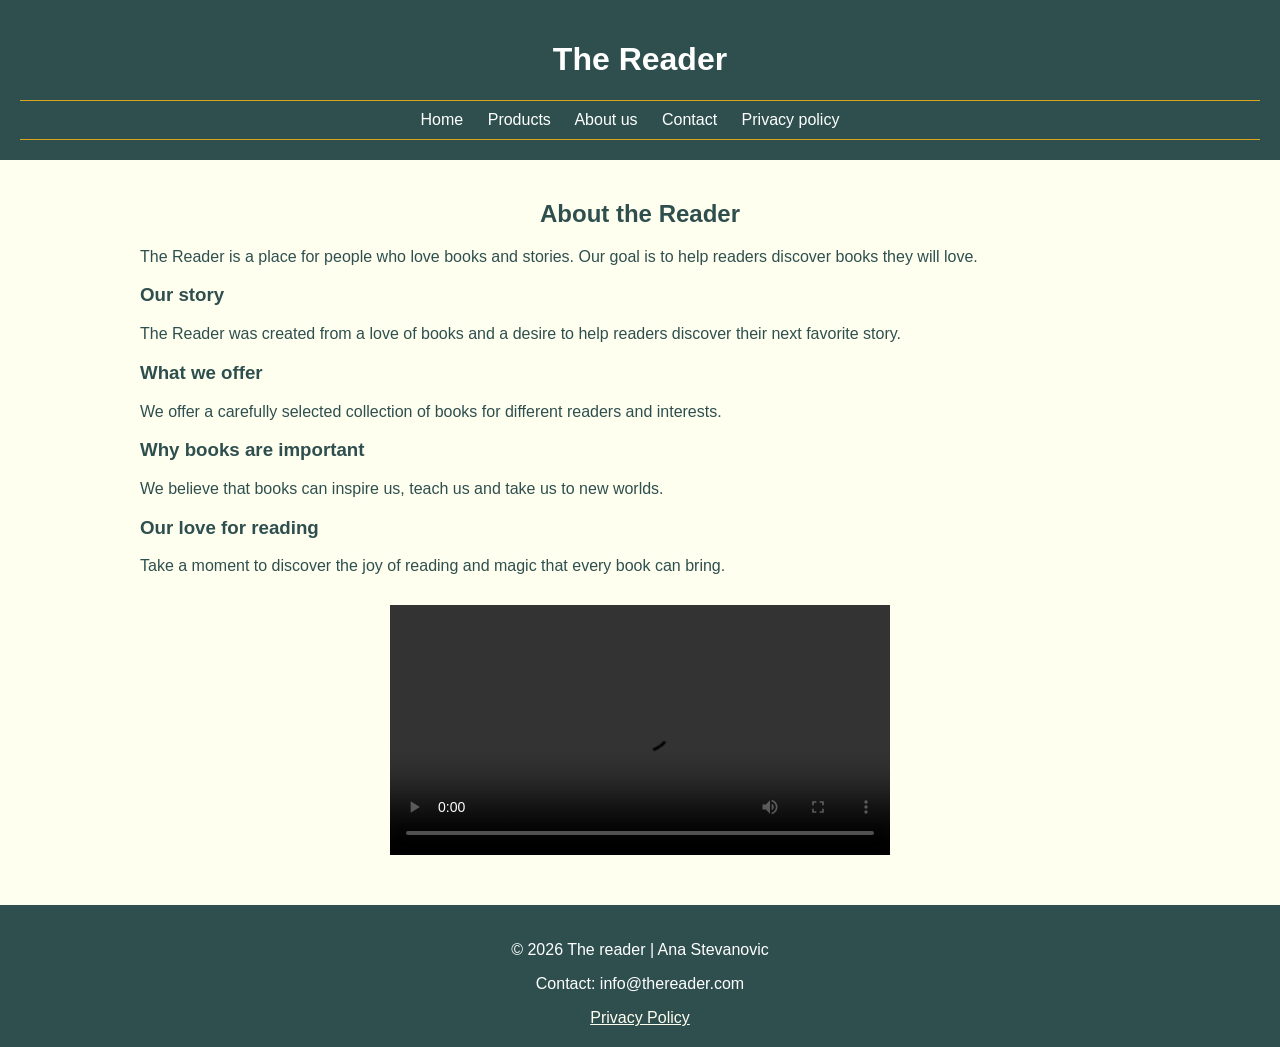
<file: about.html>
<!doctype html>
<html lang="en">
  <head>
    <meta charset="UTF-8" />
    <meta name="viewport" content="width=device-width, initial-scale=1.0" />
    <link rel="stylesheet" href="style.css" />
    <title>About The Reader</title>
  </head>
  <body>
    <header>
      <h1>The Reader</h1>
      <nav>
        <a href="index.html">Home</a>
        <a href="products.html">Products</a>
        <a href="about.html">About us</a>
        <a href="contact.html">Contact</a>
        <a href="privacy.html">Privacy policy</a>
      </nav>
    </header>
    <main>
      <section class="about-section">
        <h2>About the Reader</h2>
        <p>
          The Reader is a place for people who love books and stories. Our goal
          is to help readers discover books they will love.
        </p>
        <h3>Our story</h3>
        <p>
          The Reader was created from a love of books and a desire to help
          readers discover their next favorite story.
        </p>
        <h3>What we offer</h3>
        <p>
          We offer a carefully selected collection of books for different
          readers and interests.
        </p>
        <h3>Why books are important</h3>
        <p>
          We believe that books can inspire us, teach us and take us to new
          worlds.
        </p>
        <h3>Our love for reading</h3>
        <p>
          Take a moment to discover the joy of reading and magic that every book
          can bring.
        </p>
        <video controls>
          <source src="images/reading.mp4" type="video/mp4" />
        </video>
      </section>
    </main>
    <footer>
      <p>&copy; 2026 The reader | Ana Stevanovic</p>
      <p>Contact: info@thereader.com</p>
      <a href="privacy.html">Privacy Policy</a>
    </footer>
  </body>
</html>
</file>
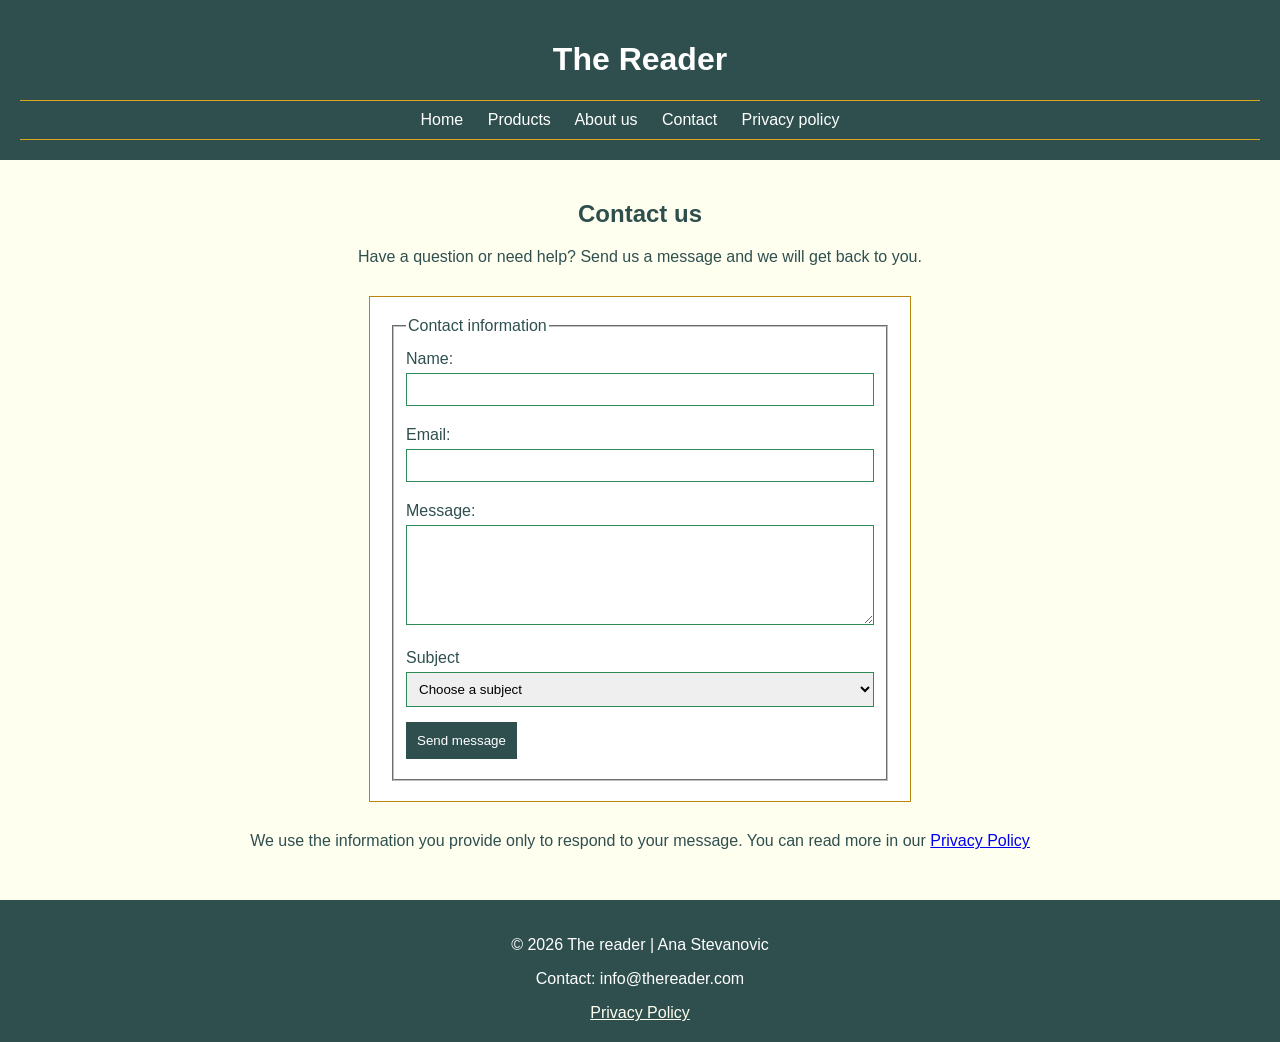
<file: contact.html>
<!doctype html>
<html lang="en">
  <head>
    <meta charset="UTF-8" />
    <meta name="viewport" content="width=device-width, initial-scale=1.0" />
    <link rel="stylesheet" href="style.css" />
    <title>Contact us | The Reader</title>
  </head>
  <body>
    <header>
      <h1>The Reader</h1>
      <nav>
        <a href="index.html">Home</a>
        <a href="products.html">Products</a>
        <a href="about.html">About us</a>
        <a href="contact.html">Contact</a>
        <a href="privacy.html">Privacy policy</a>
      </nav>
    </header>
    <main>
      <section class="contact-section">
        <h2>Contact us</h2>
        <p>
          Have a question or need help? Send us a message and we will get back
          to you.
        </p>
        <form method="POST">
          <fieldset>
            <legend>Contact information</legend>
            <div>
              <label for="name">Name:</label>
              <input
                type="text"
                id="name"
                name="name"
                autocomplete="name"
                required
              />
            </div>
            <div>
              <label for="email">Email:</label>
              <input
                type="email"
                id="email"
                name="email"
                autocomplete="email"
                required
              />
            </div>
            <div>
              <label for="message">Message:</label>
              <textarea id="message" name="message" required></textarea>
            </div>
            <div>
              <label for="subject">Subject</label>
              <select name="subject" id="subject">
                <option value="">Choose a subject</option>
                <option value="book">Book question</option>
                <option value="order">Order question</option>
                <option value="other">Other</option>
              </select>
            </div>
            <div>
              <input type="submit" value="Send message" />
            </div>
          </fieldset>
        </form>
        <p>
          We use the information you provide only to respond to your message.
          You can read more in our <a href="privacy.html">Privacy Policy</a>
        </p>
      </section>
    </main>
    <footer>
      <p>&copy; 2026 The reader | Ana Stevanovic</p>
      <p>Contact: info@thereader.com</p>
      <a href="privacy.html">Privacy Policy</a>
    </footer>
  </body>
</html>
</file>
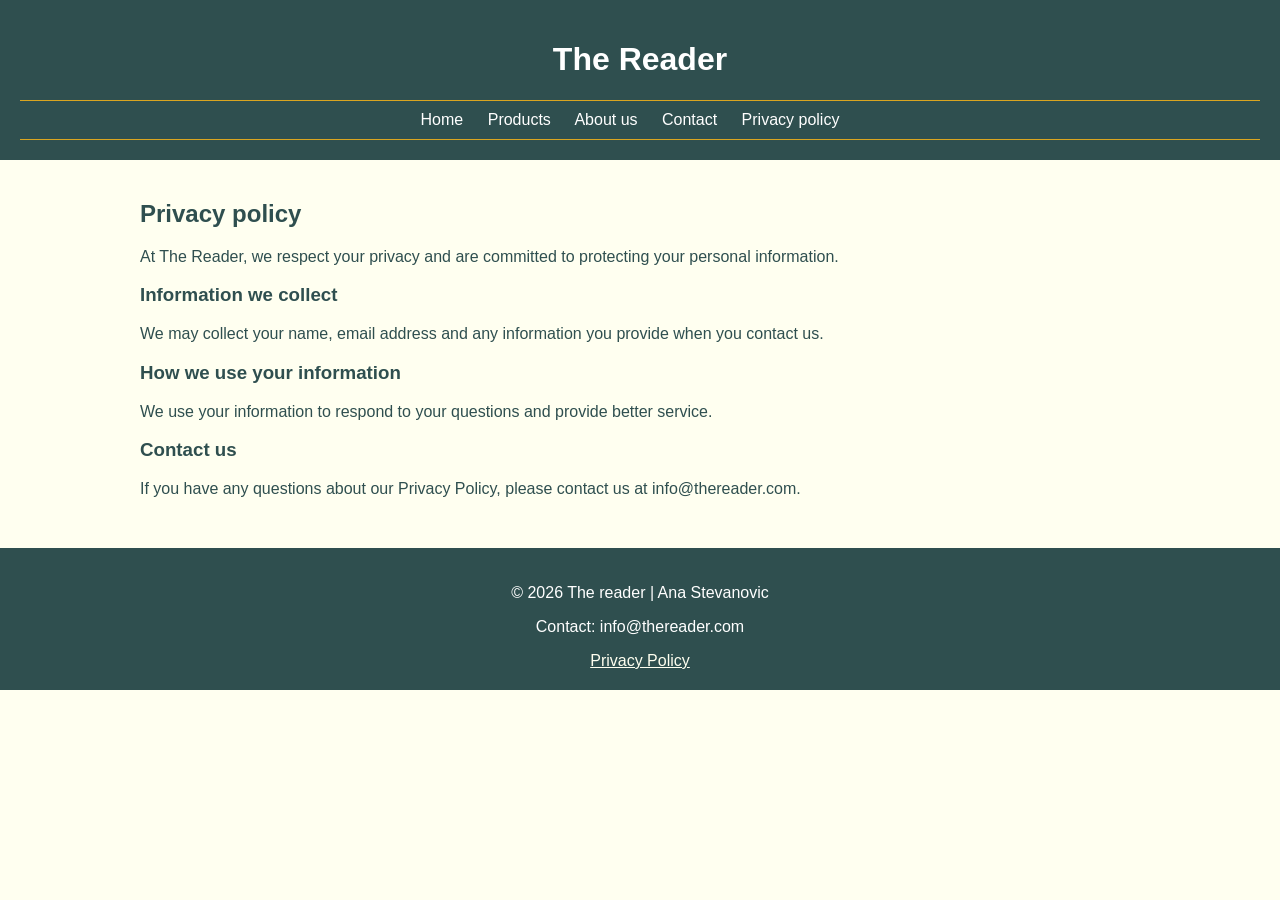
<file: privacy.html>
<!doctype html>
<html lang="en">
  <head>
    <meta charset="UTF-8" />
    <meta name="viewport" content="width=device-width, initial-scale=1.0" />
    <link rel="stylesheet" href="style.css" />
    <title>Privacy policy | The Reader</title>
  </head>
  <body>
    <header>
      <h1>The Reader</h1>
      <nav>
        <a href="index.html">Home</a>
        <a href="products.html">Products</a>
        <a href="about.html">About us</a>
        <a href="contact.html">Contact</a>
        <a href="privacy.html">Privacy policy</a>
      </nav>
    </header>
    <main>
      <section>
        <h2>Privacy policy</h2>
        <p>
          At The Reader, we respect your privacy and are committed to protecting
          your personal information.
        </p>
        <h3>Information we collect</h3>
        <p>
          We may collect your name, email address and any information you
          provide when you contact us.
        </p>
        <h3>How we use your information</h3>
        <p>
          We use your information to respond to your questions and provide
          better service.
        </p>
        <h3>Contact us</h3>
        <p>
          If you have any questions about our Privacy Policy, please contact us
          at info@thereader.com.
        </p>
      </section>
    </main>
    <footer>
      <p>&copy; 2026 The reader | Ana Stevanovic</p>
      <p>Contact: info@thereader.com</p>
      <a href="privacy.html">Privacy Policy</a>
    </footer>
  </body>
</html>
</file>
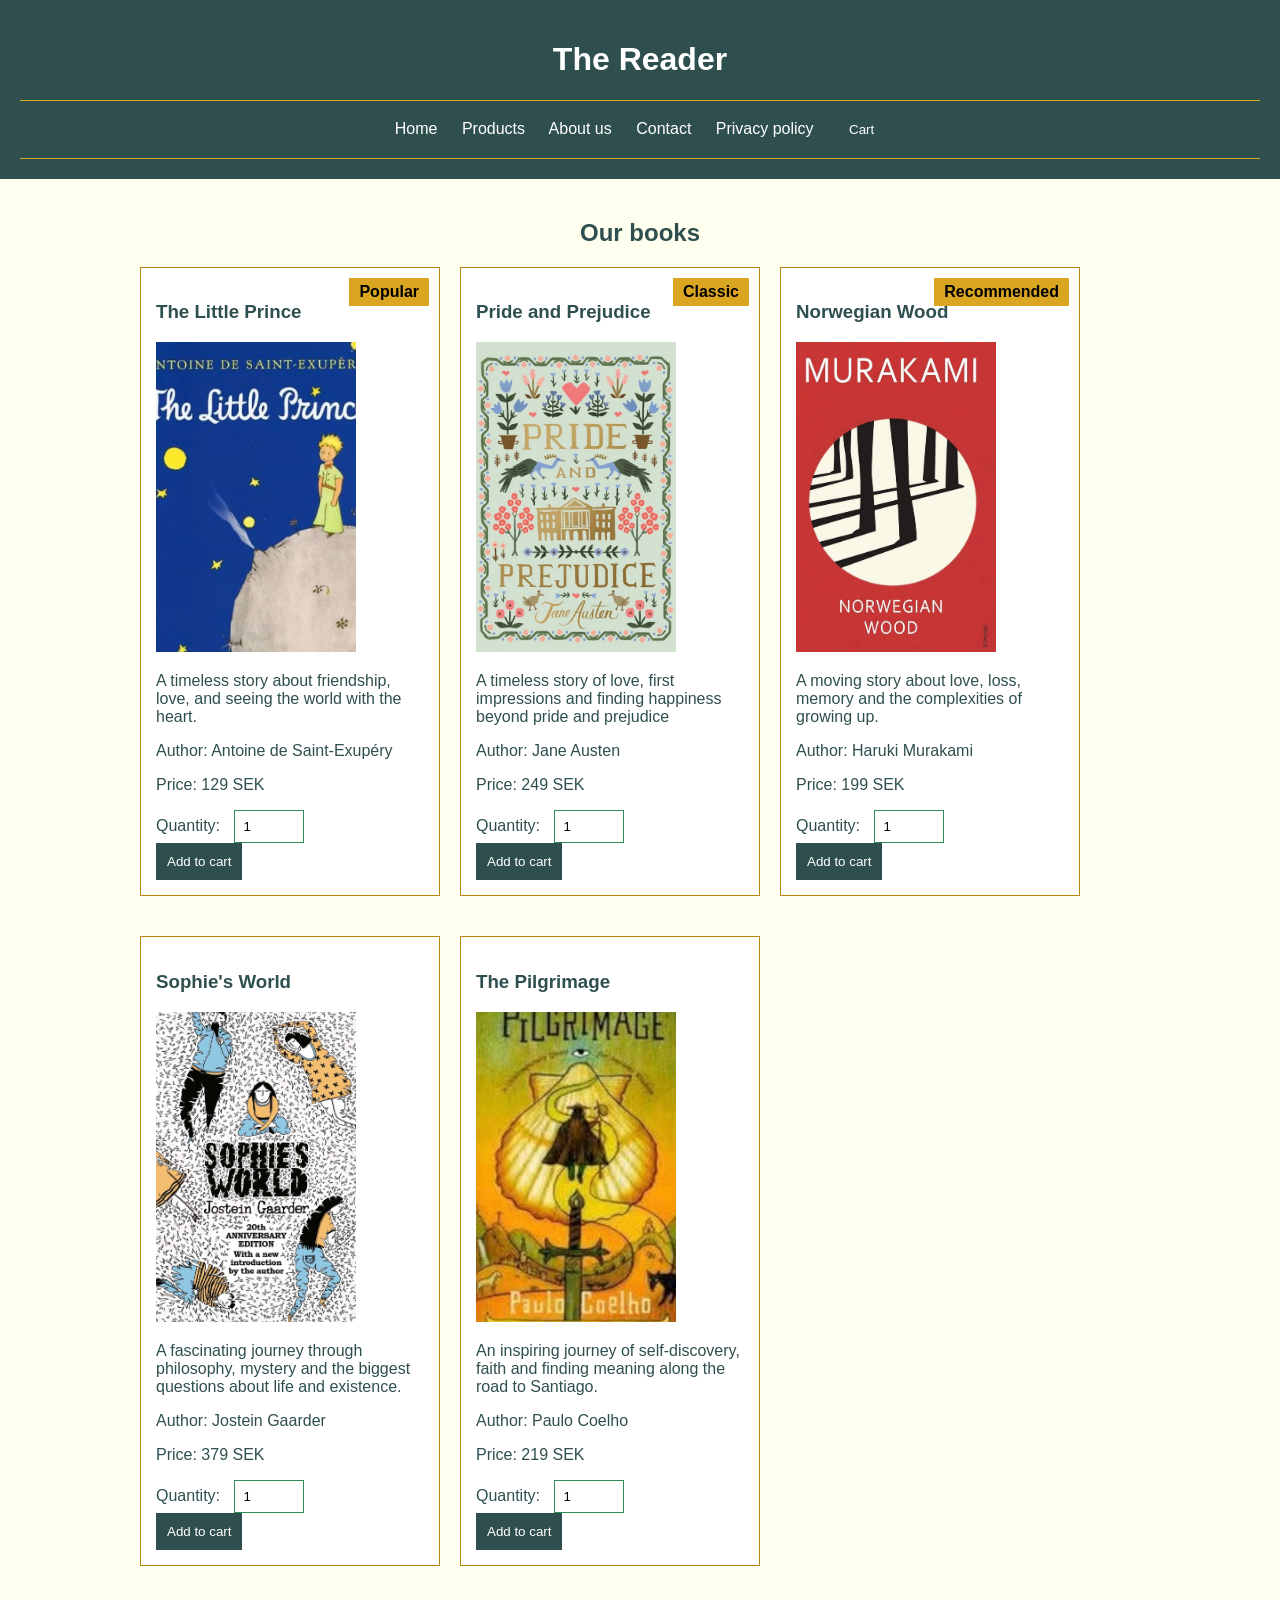
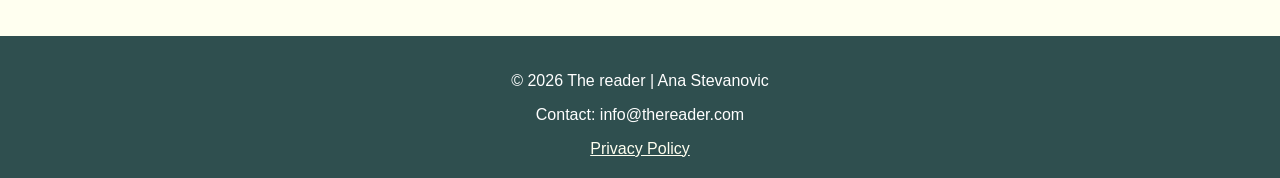
<file: products.html>
<!doctype html>
<html lang="en">
  <head>
    <meta charset="UTF-8" />
    <meta name="viewport" content="width=device-width, initial-scale=1.0" />
    <link rel="stylesheet" href="style.css" />
    <title>Products | The Reader</title>
  </head>
  <body>
    <header>
      <h1>The Reader</h1>
      <nav>
        <a href="index.html">Home</a>
        <a href="products.html">Products</a>
        <a href="about.html">About us</a>
        <a href="contact.html">Contact</a>
        <a href="privacy.html">Privacy policy</a>
        <button id="showCartButton" type="button">Cart</button>
      </nav>
    </header>
    <main>
      <section class="products-section">
        <h2>Our books</h2>
        <div id="productList" class="product-list"></div>
      </section>
      <section id="cart" class="cart hidden">
        <h2>Shopping cart</h2>
        <div id="cartItems"></div>
        <button id="hideCartButton" type="button">Close</button>
      </section>
    </main>
    <footer>
      <p>&copy; 2026 The reader | Ana Stevanovic</p>
      <p>Contact: info@thereader.com</p>
      <a href="privacy.html">Privacy Policy</a>
    </footer>

    <script src="app.js"></script>
  </body>
</html>
</file>
<file: style.css>
body {
  font-family: Arial, sans-serif;
  background-color: ivory;
  color: darkslategray;
  margin: 0;
}

header {
  background-color: darkslategray;
  color: white;
  padding: 20px;
  position: sticky;
  top: 0;
  z-index: 10;
}

header h1 {
  text-align: center;
}

nav {
  text-align: center;
  background-color: darkslategray;
  border-top: 1px solid goldenrod;
  border-bottom: 1px solid goldenrod;
  padding: 10px;
}

nav a {
  color: white;
  margin-right: 20px;
  text-decoration: none;
  white-space: nowrap;
}

nav button {
  white-space: nowrap;
}

nav a:hover,
nav a:focus {
  color: ivory;
  text-decoration: underline;
  outline: 3px solid goldenrod;
}

main {
  background-color: ivory;
  max-width: 1000px;
  margin: auto;
  padding: 20px;
}

section {
  margin-bottom: 30px;
}

.hero-section {
  text-align: center;
  padding-top: 25px;
  margin-top: 30px;
}

.hero-section .hero-image {
  margin-top: 50px;
}

.featured-section > h2,
.featured-section > p {
  text-align: center;
}

.featured-section {
  margin-top: 60px;
}

.products-section > h2 {
  text-align: center;
}
.product-list {
  display: flex;
  flex-wrap: wrap;
  gap: 20px;
}

.about-section h2 {
  text-align: center;
}

.about-section video {
  display: block;
  margin: 30px auto 0;
}

.contact-section > h2,
.contact-section > p {
  text-align: center;
}

.contact-section form {
  margin: 30px auto;
}

article {
  box-sizing: border-box;
  background-color: white;
  border: 1px solid darkgoldenrod;
  padding: 15px;
  margin-bottom: 20px;
  max-width: 100%;
  width: 300px;
  position: relative;
}

.badge {
  position: absolute;
  top: 10px;
  right: 10px;
  background-color: goldenrod;
  color: black;
  padding: 5px 10px;
  font-weight: bold;
}

img {
  width: 200px;
  height: 310px;
  object-fit: cover;
}

.hero-image {
  width: 100%;
  height: 350px;
  object-fit: cover;
  display: block;
  margin-top: 50px;
  margin-bottom: 15px;
}

video {
  width: 500px;
  max-width: 100%;
  height: auto;
}

form {
  background-color: white;
  border: 1px solid darkgoldenrod;
  padding: 20px;
  max-width: 500px;
}

label {
  display: block;
  margin-top: 10px;
}

input,
textarea,
select {
  width: 100%;
  margin-top: 5px;
  margin-bottom: 10px;
  padding: 8px;
  border: 1px solid seagreen;
  box-sizing: border-box;
}

textarea {
  min-height: 100px;
}

input[type="submit"],
button {
  width: auto;
  padding: 10px;
  background-color: darkslategray;
  color: white;
  border: 1px solid darkslategray;
}

input[type="submit"]:hover,
button:hover {
  background-color: darkgreen;
}

.featured-products {
  display: flex;
  flex-wrap: wrap;
}

.featured-product {
  width: 33.333%;
  box-sizing: border-box;
}

.featured-products article {
  background-color: white;
  border: 1px solid darkgoldenrod;
  padding: 15px;
}

.featured-products img {
  width: 100%;
  height: 300px;
  object-fit: cover;
  display: block;
}

@media (max-width: 900px) {
  .featured-product {
    width: 50%;
  }
}

@media (max-width: 600px) {
  .featured-product {
    width: 100%;
  }
}

.hero-image {
  height: 220px;
}

footer {
  background-color: darkslategray;
  color: white;
  padding: 20px;
  text-align: center;
}

footer a {
  color: ivory;
}

.hidden {
  display: none;
}

.cart {
  background-color: white;
  border: 1px solid darkgoldenrod;
  padding: 20px;
  margin-top: 30px;
}

.quantity-input {
  width: 70px;
  margin: 0 10px;
}
</file>
